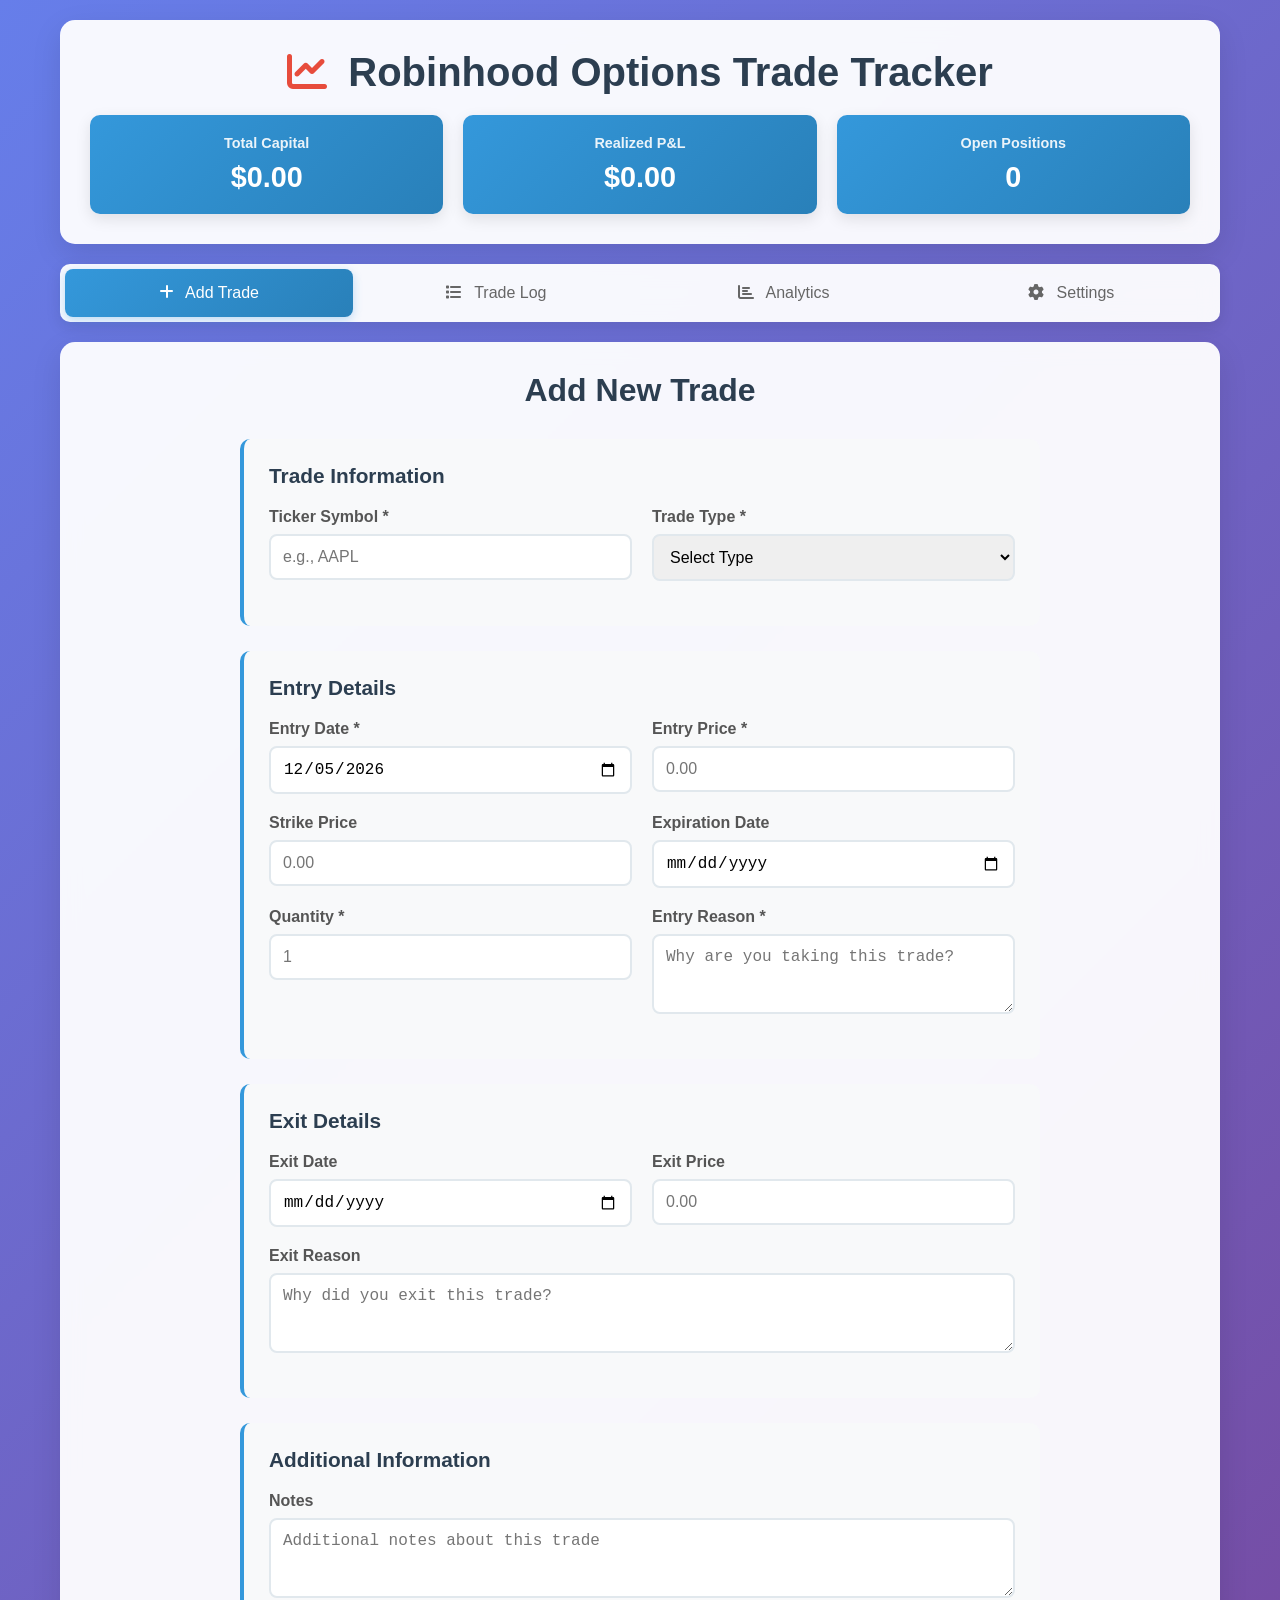
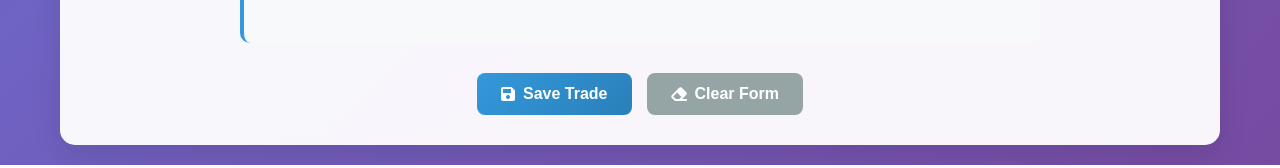
<file: index.html>
<!DOCTYPE html>
<html lang="en">
<head>
    <meta charset="UTF-8">
    <meta name="viewport" content="width=device-width, initial-scale=1.0">
    <title>Robinhood Options Trade Tracker</title>
    <link rel="stylesheet" href="styles.css">
    <link href="https://cdnjs.cloudflare.com/ajax/libs/font-awesome/6.0.0/css/all.min.css" rel="stylesheet">
</head>
<body>
    <div class="container">
        <header class="header">
            <h1><i class="fas fa-chart-line"></i> Robinhood Options Trade Tracker</h1>
            <div class="portfolio-summary">
                <div class="summary-card">
                    <h3>Total Capital</h3>
                    <span id="totalCapital">$0.00</span>
                </div>
                <div class="summary-card">
                    <h3>Realized P&L</h3>
                    <span id="realizedPnL">$0.00</span>
                </div>
                <div class="summary-card">
                    <h3>Open Positions</h3>
                    <span id="openPositions">0</span>
                </div>
            </div>
        </header>

        <nav class="nav-tabs">
            <button class="tab-btn active" data-tab="add-trade">
                <i class="fas fa-plus"></i> Add Trade
            </button>
            <button class="tab-btn" data-tab="trade-log">
                <i class="fas fa-list"></i> Trade Log
            </button>
            <button class="tab-btn" data-tab="analytics">
                <i class="fas fa-chart-bar"></i> Analytics
            </button>
            <button class="tab-btn" data-tab="settings">
                <i class="fas fa-cog"></i> Settings
            </button>
        </nav>

        <main class="main-content">
            <!-- Add Trade Tab -->
            <div id="add-trade" class="tab-content active">
                <div class="form-container">
                    <h2>Add New Trade</h2>
                    <form id="tradeForm" class="trade-form">
                        <div class="form-section">
                            <h3>Trade Information</h3>
                            <div class="form-row">
                                <div class="form-group">
                                    <label for="ticker">Ticker Symbol *</label>
                                    <input type="text" id="ticker" name="ticker" required placeholder="e.g., AAPL">
                                </div>
                                <div class="form-group">
                                    <label for="tradeType">Trade Type *</label>
                                    <select id="tradeType" name="tradeType" required>
                                        <option value="">Select Type</option>
                                        <option value="call">Call Option</option>
                                        <option value="put">Put Option</option>
                                        <option value="spread">Spread</option>
                                        <option value="straddle">Straddle</option>
                                        <option value="strangle">Strangle</option>
                                        <option value="iron-condor">Iron Condor</option>
                                        <option value="butterfly">Butterfly</option>
                                    </select>
                                </div>
                            </div>
                        </div>

                        <div class="form-section">
                            <h3>Entry Details</h3>
                            <div class="form-row">
                                <div class="form-group">
                                    <label for="entryDate">Entry Date *</label>
                                    <input type="date" id="entryDate" name="entryDate" required>
                                </div>
                                <div class="form-group">
                                    <label for="entryPrice">Entry Price *</label>
                                    <input type="number" id="entryPrice" name="entryPrice" step="0.01" required placeholder="0.00">
                                </div>
                            </div>
                            <div class="form-row">
                                <div class="form-group">
                                    <label for="strikePrice">Strike Price</label>
                                    <input type="number" id="strikePrice" name="strikePrice" step="0.01" placeholder="0.00">
                                </div>
                                <div class="form-group">
                                    <label for="expirationDate">Expiration Date</label>
                                    <input type="date" id="expirationDate" name="expirationDate">
                                </div>
                            </div>
                            <div class="form-row">
                                <div class="form-group">
                                    <label for="quantity">Quantity *</label>
                                    <input type="number" id="quantity" name="quantity" required placeholder="1">
                                </div>
                                <div class="form-group">
                                    <label for="entryReason">Entry Reason *</label>
                                    <textarea id="entryReason" name="entryReason" required placeholder="Why are you taking this trade?"></textarea>
                                </div>
                            </div>
                        </div>

                        <div class="form-section">
                            <h3>Exit Details</h3>
                            <div class="form-row">
                                <div class="form-group">
                                    <label for="exitDate">Exit Date</label>
                                    <input type="date" id="exitDate" name="exitDate">
                                </div>
                                <div class="form-group">
                                    <label for="exitPrice">Exit Price</label>
                                    <input type="number" id="exitPrice" name="exitPrice" step="0.01" placeholder="0.00">
                                </div>
                            </div>
                            <div class="form-row">
                                <div class="form-group">
                                    <label for="exitReason">Exit Reason</label>
                                    <textarea id="exitReason" name="exitReason" placeholder="Why did you exit this trade?"></textarea>
                                </div>
                            </div>
                        </div>

                        <div class="form-section">
                            <h3>Additional Information</h3>
                            <div class="form-row">
                                <div class="form-group">
                                    <label for="notes">Notes</label>
                                    <textarea id="notes" name="notes" placeholder="Additional notes about this trade"></textarea>
                                </div>
                            </div>
                        </div>

                        <div class="form-actions">
                            <button type="submit" class="btn btn-primary">
                                <i class="fas fa-save"></i> Save Trade
                            </button>
                            <button type="button" class="btn btn-secondary" onclick="clearForm()">
                                <i class="fas fa-eraser"></i> Clear Form
                            </button>
                        </div>
                    </form>
                </div>
            </div>

            <!-- Trade Log Tab -->
            <div id="trade-log" class="tab-content">
                <div class="log-container">
                    <div class="log-header">
                        <h2>Trade Log</h2>
                        <div class="log-controls">
                            <div class="search-box">
                                <i class="fas fa-search"></i>
                                <input type="text" id="searchTrades" placeholder="Search trades...">
                            </div>
                            <select id="statusFilter">
                                <option value="all">All Trades</option>
                                <option value="open">Open Positions</option>
                                <option value="closed">Closed Trades</option>
                            </select>
                            <button class="btn btn-secondary" onclick="exportTrades()">
                                <i class="fas fa-download"></i> Export
                            </button>
                        </div>
                    </div>
                    <div id="tradesList" class="trades-list">
                        <!-- Trades will be dynamically loaded here -->
                    </div>
                </div>
            </div>

            <!-- Analytics Tab -->
            <div id="analytics" class="tab-content">
                <div class="analytics-container">
                    <h2>Trade Analytics</h2>
                    <div class="analytics-grid">
                        <div class="analytics-card">
                            <h3>Win Rate</h3>
                            <div class="metric-value" id="winRate">0%</div>
                        </div>
                        <div class="analytics-card">
                            <h3>Average Win</h3>
                            <div class="metric-value" id="avgWin">$0.00</div>
                        </div>
                        <div class="analytics-card">
                            <h3>Average Loss</h3>
                            <div class="metric-value" id="avgLoss">$0.00</div>
                        </div>
                        <div class="analytics-card">
                            <h3>Profit Factor</h3>
                            <div class="metric-value" id="profitFactor">0.00</div>
                        </div>
                    </div>
                    <div class="chart-container">
                        <h3>P&L Over Time</h3>
                        <canvas id="pnlChart" width="400" height="200"></canvas>
                    </div>
                </div>
            </div>

            <!-- Settings Tab -->
            <div id="settings" class="tab-content">
                <div class="settings-container">
                    <h2>Settings</h2>
                    <div class="settings-section">
                        <h3>Capital Management</h3>
                        <div class="form-group">
                            <label for="initialCapital">Initial Capital</label>
                            <input type="number" id="initialCapital" step="0.01" placeholder="10000.00">
                        </div>
                        <div class="form-group">
                            <label for="riskPerTrade">Risk Per Trade (%)</label>
                            <input type="number" id="riskPerTrade" step="0.1" placeholder="2.0">
                        </div>
                    </div>
                    <div class="settings-section">
                        <h3>Data Management</h3>
                        <div class="settings-actions">
                            <button class="btn btn-primary" onclick="exportAllData()">
                                <i class="fas fa-download"></i> Export All Data
                            </button>
                            <button class="btn btn-secondary" onclick="importData()">
                                <i class="fas fa-upload"></i> Import Data
                            </button>
                            <button class="btn btn-danger" onclick="clearAllData()">
                                <i class="fas fa-trash"></i> Clear All Data
                            </button>
                        </div>
                    </div>
                </div>
            </div>
        </main>
    </div>

    <input type="file" id="importFile" accept=".json" style="display: none;" onchange="handleFileImport(event)">

    <script src="script.js"></script>
</body>
</html>
</file>
<file: styles.css>
/* Reset and Base Styles */
* {
    margin: 0;
    padding: 0;
    box-sizing: border-box;
}

body {
    font-family: 'Segoe UI', Tahoma, Geneva, Verdana, sans-serif;
    background: linear-gradient(135deg, #667eea 0%, #764ba2 100%);
    min-height: 100vh;
    color: #333;
}

.container {
    max-width: 1200px;
    margin: 0 auto;
    padding: 20px;
}

/* Header Styles */
.header {
    background: rgba(255, 255, 255, 0.95);
    border-radius: 15px;
    padding: 30px;
    margin-bottom: 20px;
    box-shadow: 0 10px 30px rgba(0, 0, 0, 0.1);
    backdrop-filter: blur(10px);
}

.header h1 {
    color: #2c3e50;
    margin-bottom: 20px;
    font-size: 2.5rem;
    text-align: center;
}

.header h1 i {
    color: #e74c3c;
    margin-right: 10px;
}

.portfolio-summary {
    display: grid;
    grid-template-columns: repeat(auto-fit, minmax(200px, 1fr));
    gap: 20px;
    margin-top: 20px;
}

.summary-card {
    background: linear-gradient(135deg, #3498db, #2980b9);
    color: white;
    padding: 20px;
    border-radius: 10px;
    text-align: center;
    box-shadow: 0 5px 15px rgba(0, 0, 0, 0.1);
}

.summary-card h3 {
    font-size: 0.9rem;
    margin-bottom: 10px;
    opacity: 0.9;
}

.summary-card span {
    font-size: 1.8rem;
    font-weight: bold;
}

/* Navigation Styles */
.nav-tabs {
    display: flex;
    background: rgba(255, 255, 255, 0.95);
    border-radius: 10px;
    padding: 5px;
    margin-bottom: 20px;
    box-shadow: 0 5px 15px rgba(0, 0, 0, 0.1);
    backdrop-filter: blur(10px);
}

.tab-btn {
    flex: 1;
    background: none;
    border: none;
    padding: 15px 20px;
    border-radius: 8px;
    cursor: pointer;
    transition: all 0.3s ease;
    font-size: 1rem;
    font-weight: 500;
    color: #666;
}

.tab-btn:hover {
    background: rgba(52, 152, 219, 0.1);
    color: #3498db;
}

.tab-btn.active {
    background: linear-gradient(135deg, #3498db, #2980b9);
    color: white;
    box-shadow: 0 3px 10px rgba(52, 152, 219, 0.3);
}

.tab-btn i {
    margin-right: 8px;
}

/* Main Content */
.main-content {
    background: rgba(255, 255, 255, 0.95);
    border-radius: 15px;
    padding: 30px;
    box-shadow: 0 10px 30px rgba(0, 0, 0, 0.1);
    backdrop-filter: blur(10px);
    min-height: 600px;
}

.tab-content {
    display: none;
}

.tab-content.active {
    display: block;
}

/* Form Styles */
.form-container h2 {
    color: #2c3e50;
    margin-bottom: 30px;
    font-size: 2rem;
    text-align: center;
}

.trade-form {
    max-width: 800px;
    margin: 0 auto;
}

.form-section {
    background: #f8f9fa;
    border-radius: 10px;
    padding: 25px;
    margin-bottom: 25px;
    border-left: 4px solid #3498db;
}

.form-section h3 {
    color: #2c3e50;
    margin-bottom: 20px;
    font-size: 1.3rem;
}

.form-row {
    display: grid;
    grid-template-columns: repeat(auto-fit, minmax(250px, 1fr));
    gap: 20px;
    margin-bottom: 20px;
}

.form-group {
    display: flex;
    flex-direction: column;
}

.form-group label {
    font-weight: 600;
    margin-bottom: 8px;
    color: #555;
}

.form-group input,
.form-group select,
.form-group textarea {
    padding: 12px;
    border: 2px solid #e1e8ed;
    border-radius: 8px;
    font-size: 1rem;
    transition: border-color 0.3s ease;
}

.form-group input:focus,
.form-group select:focus,
.form-group textarea:focus {
    outline: none;
    border-color: #3498db;
    box-shadow: 0 0 0 3px rgba(52, 152, 219, 0.1);
}

.form-group textarea {
    resize: vertical;
    min-height: 80px;
}

.form-actions {
    display: flex;
    gap: 15px;
    justify-content: center;
    margin-top: 30px;
}

/* Button Styles */
.btn {
    padding: 12px 24px;
    border: none;
    border-radius: 8px;
    cursor: pointer;
    font-size: 1rem;
    font-weight: 600;
    transition: all 0.3s ease;
    display: inline-flex;
    align-items: center;
    gap: 8px;
}

.btn-primary {
    background: linear-gradient(135deg, #3498db, #2980b9);
    color: white;
}

.btn-primary:hover {
    transform: translateY(-2px);
    box-shadow: 0 5px 15px rgba(52, 152, 219, 0.4);
}

.btn-secondary {
    background: #95a5a6;
    color: white;
}

.btn-secondary:hover {
    background: #7f8c8d;
    transform: translateY(-2px);
}

.btn-danger {
    background: #e74c3c;
    color: white;
}

.btn-danger:hover {
    background: #c0392b;
    transform: translateY(-2px);
}

/* Trade Log Styles */
.log-container h2 {
    color: #2c3e50;
    margin-bottom: 30px;
    font-size: 2rem;
    text-align: center;
}

.log-header {
    display: flex;
    justify-content: space-between;
    align-items: center;
    margin-bottom: 30px;
    flex-wrap: wrap;
    gap: 15px;
}

.log-controls {
    display: flex;
    gap: 15px;
    align-items: center;
    flex-wrap: wrap;
}

.search-box {
    position: relative;
    display: flex;
    align-items: center;
}

.search-box i {
    position: absolute;
    left: 12px;
    color: #666;
}

.search-box input {
    padding: 10px 10px 10px 35px;
    border: 2px solid #e1e8ed;
    border-radius: 8px;
    width: 250px;
}

#statusFilter {
    padding: 10px;
    border: 2px solid #e1e8ed;
    border-radius: 8px;
    background: white;
}

.trades-list {
    display: grid;
    gap: 15px;
}

.trade-card {
    background: white;
    border-radius: 10px;
    padding: 20px;
    box-shadow: 0 3px 10px rgba(0, 0, 0, 0.1);
    border-left: 4px solid #3498db;
    transition: transform 0.2s ease;
}

.trade-card:hover {
    transform: translateY(-2px);
    box-shadow: 0 5px 20px rgba(0, 0, 0, 0.15);
}

.trade-card.open {
    border-left-color: #f39c12;
}

.trade-card.closed {
    border-left-color: #27ae60;
}

.trade-header {
    display: flex;
    justify-content: space-between;
    align-items: center;
    margin-bottom: 15px;
}

.trade-symbol {
    font-size: 1.5rem;
    font-weight: bold;
    color: #2c3e50;
}

.trade-type {
    background: #3498db;
    color: white;
    padding: 4px 12px;
    border-radius: 20px;
    font-size: 0.9rem;
    text-transform: capitalize;
}

.trade-details {
    display: grid;
    grid-template-columns: repeat(auto-fit, minmax(200px, 1fr));
    gap: 15px;
    margin-bottom: 15px;
}

.detail-item {
    display: flex;
    flex-direction: column;
}

.detail-label {
    font-size: 0.9rem;
    color: #666;
    margin-bottom: 4px;
}

.detail-value {
    font-weight: 600;
    color: #2c3e50;
}

.pnl {
    font-size: 1.2rem;
    font-weight: bold;
}

.pnl.positive {
    color: #27ae60;
}

.pnl.negative {
    color: #e74c3c;
}

.trade-actions {
    display: flex;
    gap: 10px;
    margin-top: 15px;
}

.btn-small {
    padding: 6px 12px;
    font-size: 0.9rem;
}

/* Analytics Styles */
.analytics-container h2 {
    color: #2c3e50;
    margin-bottom: 30px;
    font-size: 2rem;
    text-align: center;
}

.analytics-grid {
    display: grid;
    grid-template-columns: repeat(auto-fit, minmax(200px, 1fr));
    gap: 20px;
    margin-bottom: 40px;
}

.analytics-card {
    background: linear-gradient(135deg, #667eea, #764ba2);
    color: white;
    padding: 25px;
    border-radius: 10px;
    text-align: center;
    box-shadow: 0 5px 15px rgba(0, 0, 0, 0.1);
}

.analytics-card h3 {
    font-size: 1rem;
    margin-bottom: 15px;
    opacity: 0.9;
}

.metric-value {
    font-size: 2rem;
    font-weight: bold;
}

.chart-container {
    background: #f8f9fa;
    border-radius: 10px;
    padding: 25px;
    text-align: center;
}

.chart-container h3 {
    color: #2c3e50;
    margin-bottom: 20px;
}

/* Settings Styles */
.settings-container h2 {
    color: #2c3e50;
    margin-bottom: 30px;
    font-size: 2rem;
    text-align: center;
}

.settings-section {
    background: #f8f9fa;
    border-radius: 10px;
    padding: 25px;
    margin-bottom: 25px;
}

.settings-section h3 {
    color: #2c3e50;
    margin-bottom: 20px;
    font-size: 1.3rem;
}

.settings-actions {
    display: flex;
    gap: 15px;
    flex-wrap: wrap;
}

/* Responsive Design */
@media (max-width: 768px) {
    .container {
        padding: 10px;
    }
    
    .header h1 {
        font-size: 2rem;
    }
    
    .portfolio-summary {
        grid-template-columns: 1fr;
    }
    
    .nav-tabs {
        flex-direction: column;
    }
    
    .tab-btn {
        margin-bottom: 5px;
    }
    
    .form-row {
        grid-template-columns: 1fr;
    }
    
    .log-header {
        flex-direction: column;
        align-items: stretch;
    }
    
    .log-controls {
        justify-content: center;
    }
    
    .search-box input {
        width: 100%;
    }
    
    .trade-details {
        grid-template-columns: 1fr;
    }
    
    .analytics-grid {
        grid-template-columns: repeat(2, 1fr);
    }
    
    .settings-actions {
        flex-direction: column;
    }
}

/* Empty State */
.empty-state {
    text-align: center;
    padding: 60px 20px;
    color: #666;
}

.empty-state i {
    font-size: 4rem;
    margin-bottom: 20px;
    color: #bdc3c7;
}

.empty-state h3 {
    font-size: 1.5rem;
    margin-bottom: 10px;
    color: #2c3e50;
}

/* Loading State */
.loading {
    display: flex;
    justify-content: center;
    align-items: center;
    padding: 40px;
}

.spinner {
    width: 40px;
    height: 40px;
    border: 4px solid #f3f3f3;
    border-top: 4px solid #3498db;
    border-radius: 50%;
    animation: spin 1s linear infinite;
}

@keyframes spin {
    0% { transform: rotate(0deg); }
    100% { transform: rotate(360deg); }
}
</file>
